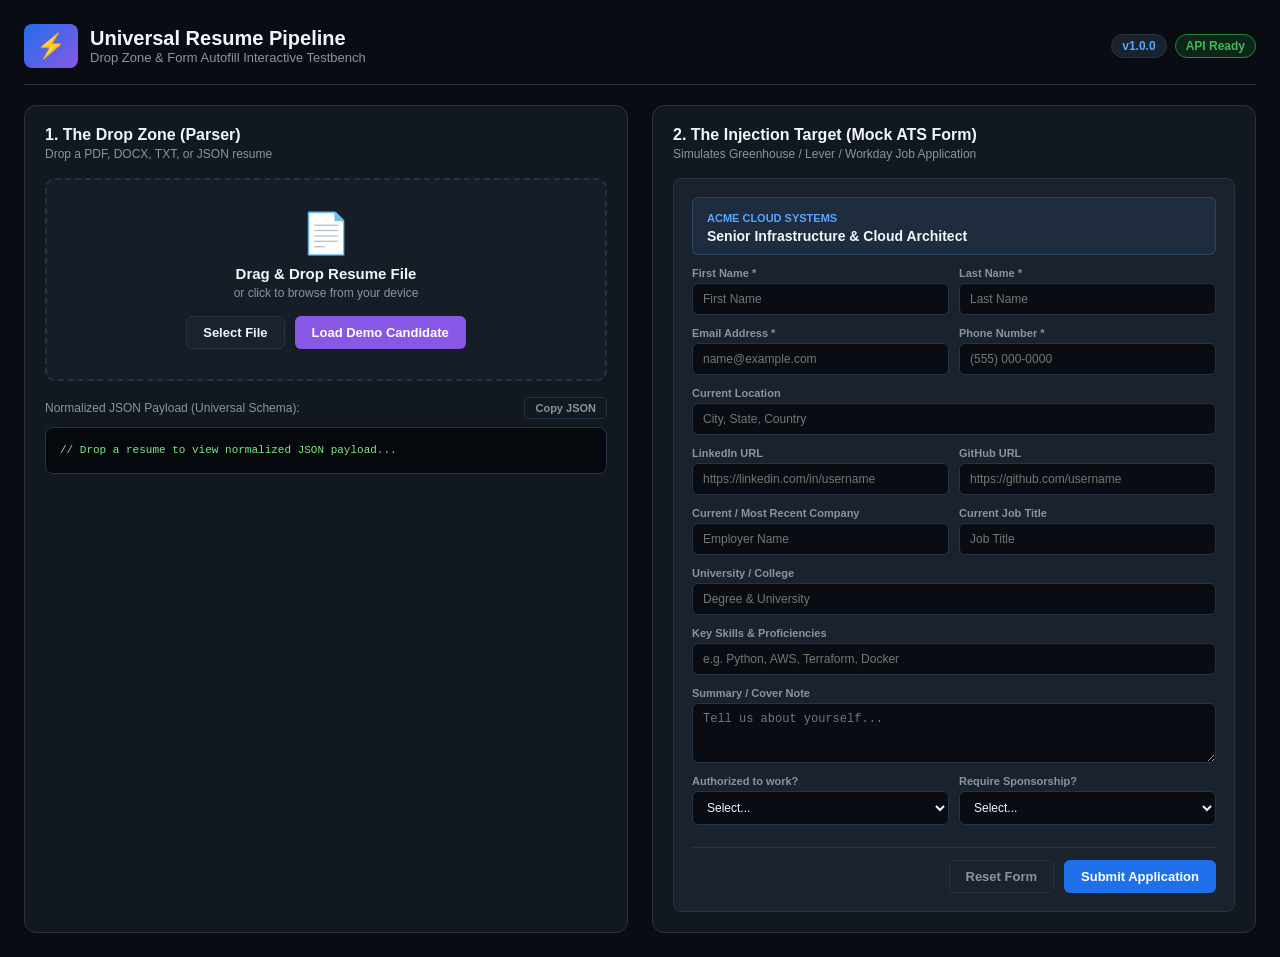
<file: web/index.html>
<!DOCTYPE html>
<html lang="en">
<head>
  <meta charset="UTF-8">
  <meta name="viewport" content="width=device-width, initial-scale=1.0">
  <title>Universal Resume Extraction & Injection Testbench</title>
  <link rel="stylesheet" href="style.css">
</head>
<body>
  <div class="testbench-container">
    <!-- Header -->
    <header class="testbench-header">
      <div class="brand">
        <div class="logo">⚡</div>
        <div>
          <h1>Universal Resume Pipeline</h1>
          <p>Drop Zone & Form Autofill Interactive Testbench</p>
        </div>
      </div>
      <div class="header-badges">
        <span class="badge badge-primary">v1.0.0</span>
        <span id="backend-indicator" class="badge badge-success">API Ready</span>
      </div>
    </header>

    <!-- 2-Column Split: Parser Drop Zone vs Mock ATS Job Application -->
    <div class="split-view">
      <!-- Left Column: The Drop Zone & Parser -->
      <section class="panel panel-left">
        <div class="panel-header">
          <h2>1. The Drop Zone (Parser)</h2>
          <span class="panel-subtitle">Drop a PDF, DOCX, TXT, or JSON resume</span>
        </div>

        <div id="drop-area" class="drop-area">
          <input type="file" id="file-selector" accept=".pdf,.docx,.txt,.json" style="display:none;">
          <div class="drop-icon">📄</div>
          <h3>Drag & Drop Resume File</h3>
          <p>or click to browse from your device</p>
          <div class="button-row">
            <button id="browse-file-btn" class="btn btn-secondary">Select File</button>
            <button id="demo-sample-btn" class="btn btn-accent">Load Demo Candidate</button>
          </div>
        </div>

        <div class="meta-card" id="parsed-summary" style="display:none;">
          <div class="candidate-header">
            <div>
              <h3 id="display-name">Candidate Name</h3>
              <span id="display-title" class="text-cyan">Headline</span>
            </div>
            <button id="inject-mock-btn" class="btn btn-success">⚡ Autofill Mock Form</button>
          </div>

          <div class="details-grid">
            <div><strong>Email:</strong> <span id="display-email"></span></div>
            <div><strong>Phone:</strong> <span id="display-phone"></span></div>
            <div><strong>Location:</strong> <span id="display-location"></span></div>
            <div><strong>LinkedIn:</strong> <span id="display-linkedin"></span></div>
          </div>
        </div>

        <div class="json-panel">
          <div class="json-header">
            <span>Normalized JSON Payload (Universal Schema):</span>
            <button id="copy-json" class="btn btn-sm btn-outline">Copy JSON</button>
          </div>
          <pre id="json-display" class="json-viewer">// Drop a resume to view normalized JSON payload...</pre>
        </div>
      </section>

      <!-- Right Column: Mock ATS Application Form -->
      <section class="panel panel-right">
        <div class="panel-header">
          <h2>2. The Injection Target (Mock ATS Form)</h2>
          <span class="panel-subtitle">Simulates Greenhouse / Lever / Workday Job Application</span>
        </div>

        <form id="mock-ats-form" class="ats-form">
          <div class="ats-banner">
            <span class="company-tag">Acme Cloud Systems</span>
            <h3>Senior Infrastructure & Cloud Architect</h3>
          </div>

          <div class="form-row">
            <div class="form-group">
              <label for="first_name">First Name *</label>
              <input type="text" id="first_name" name="first_name" placeholder="First Name" required>
            </div>
            <div class="form-group">
              <label for="last_name">Last Name *</label>
              <input type="text" id="last_name" name="last_name" placeholder="Last Name" required>
            </div>
          </div>

          <div class="form-row">
            <div class="form-group">
              <label for="email">Email Address *</label>
              <input type="email" id="email" name="email" placeholder="name@example.com" required>
            </div>
            <div class="form-group">
              <label for="phone">Phone Number *</label>
              <input type="tel" id="phone" name="phone" placeholder="(555) 000-0000" required>
            </div>
          </div>

          <div class="form-group">
            <label for="location">Current Location</label>
            <input type="text" id="location" name="location" placeholder="City, State, Country">
          </div>

          <div class="form-row">
            <div class="form-group">
              <label for="urls[LinkedIn]">LinkedIn URL</label>
              <input type="text" id="urls[LinkedIn]" name="urls[LinkedIn]" placeholder="https://linkedin.com/in/username">
            </div>
            <div class="form-group">
              <label for="urls[GitHub]">GitHub URL</label>
              <input type="text" id="urls[GitHub]" name="urls[GitHub]" placeholder="https://github.com/username">
            </div>
          </div>

          <div class="form-row">
            <div class="form-group">
              <label for="company">Current / Most Recent Company</label>
              <input type="text" id="company" name="org" placeholder="Employer Name">
            </div>
            <div class="form-group">
              <label for="title">Current Job Title</label>
              <input type="text" id="title" name="title" placeholder="Job Title">
            </div>
          </div>

          <div class="form-group">
            <label for="school">University / College</label>
            <input type="text" id="school" name="school" placeholder="Degree & University">
          </div>

          <div class="form-group">
            <label for="skills">Key Skills & Proficiencies</label>
            <input type="text" id="skills" name="skills" placeholder="e.g. Python, AWS, Terraform, Docker">
          </div>

          <div class="form-group">
            <label for="comments">Summary / Cover Note</label>
            <textarea id="comments" name="comments" rows="3" placeholder="Tell us about yourself..."></textarea>
          </div>

          <div class="form-row">
            <div class="form-group">
              <label for="work_auth">Authorized to work?</label>
              <select id="work_auth" name="work_auth">
                <option value="">Select...</option>
                <option value="Yes">Yes</option>
                <option value="No">No</option>
              </select>
            </div>
            <div class="form-group">
              <label for="sponsorship">Require Sponsorship?</label>
              <select id="sponsorship" name="sponsorship">
                <option value="">Select...</option>
                <option value="No">No</option>
                <option value="Yes">Yes</option>
              </select>
            </div>
          </div>

          <div class="form-footer">
            <button type="reset" class="btn btn-outline">Reset Form</button>
            <button type="submit" class="btn btn-primary" onclick="event.preventDefault(); alert('Application Submitted in Demo!');">Submit Application</button>
          </div>
        </form>
      </section>
    </div>
  </div>

  <script src="app.js"></script>
</body>
</html>
</file>
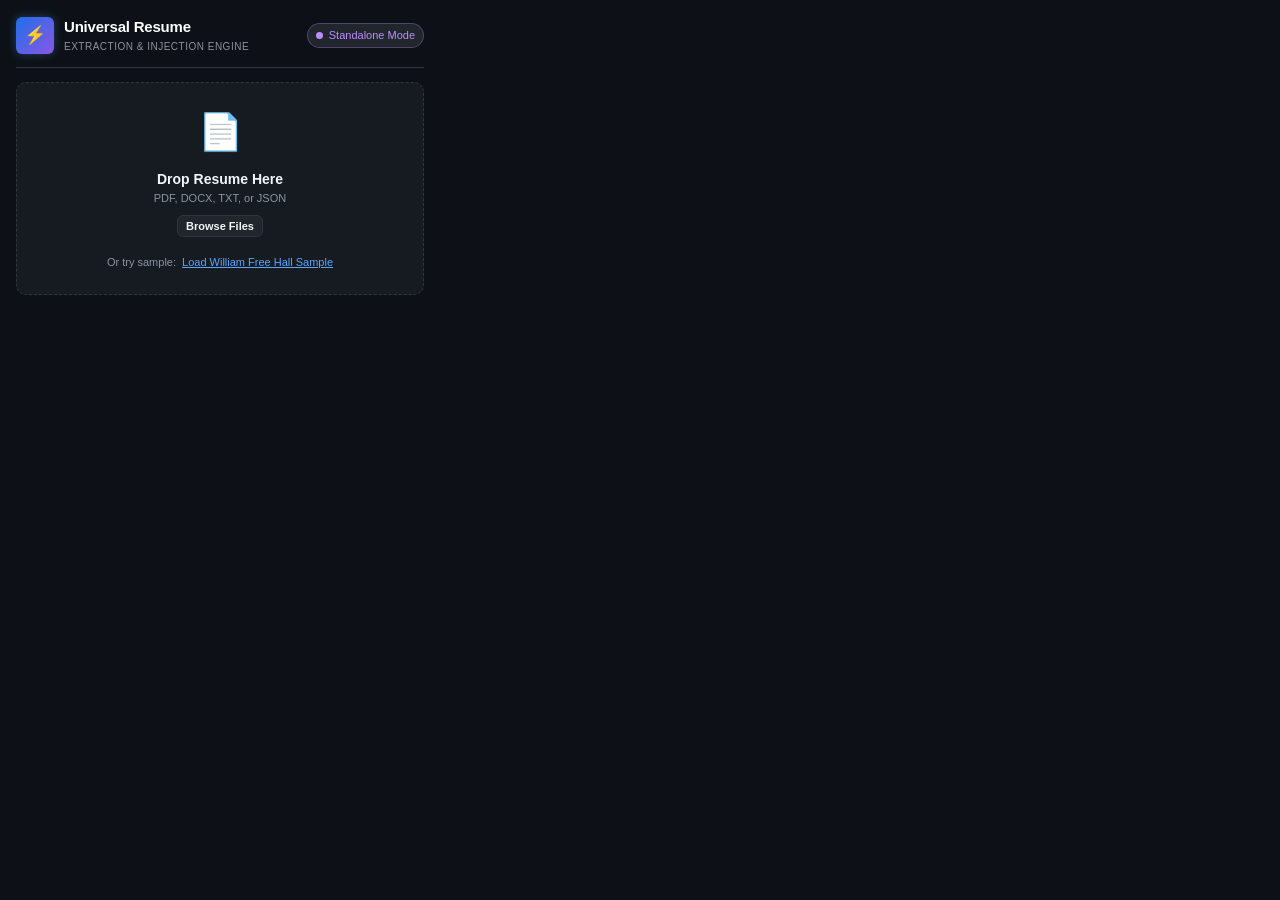
<file: extension/popup/popup.html>
<!DOCTYPE html>
<html lang="en">
<head>
  <meta charset="UTF-8">
  <meta name="viewport" content="width=device-width, initial-scale=1.0">
  <title>Universal Resume Injector</title>
  <link rel="stylesheet" href="popup.css">
</head>
<body>
  <div class="app-container">
    <!-- Header -->
    <header class="app-header">
      <div class="brand">
        <div class="logo-badge">⚡</div>
        <div class="brand-text">
          <h1>Universal Resume</h1>
          <span class="subtext">Extraction & Injection Engine</span>
        </div>
      </div>
      <div id="backend-status" class="status-badge checking" title="Checking local backend connection">
        <span class="status-dot"></span>
        <span class="status-label">Checking...</span>
      </div>
    </header>

    <!-- Main Content -->
    <main class="app-main">
      <!-- Drop Zone Area (Shown when no resume is loaded) -->
      <section id="drop-zone-section" class="drop-zone-card">
        <div id="drop-zone" class="drop-zone">
          <input type="file" id="file-input" accept=".pdf,.docx,.txt,.json" style="display: none;">
          <div class="drop-icon">📄</div>
          <div class="drop-prompt">
            <strong>Drop Resume Here</strong>
            <p>PDF, DOCX, TXT, or JSON</p>
          </div>
          <button id="browse-btn" class="btn btn-secondary btn-sm" type="button">Browse Files</button>
        </div>
        
        <div class="sample-actions">
          <span>Or try sample:</span>
          <button id="load-sample-btn" class="btn-link" type="button">Load William Free Hall Sample</button>
        </div>
      </section>

      <!-- Profile View Area (Shown when resume is loaded) -->
      <section id="profile-section" class="profile-card" style="display: none;">
        <div class="candidate-summary">
          <div class="avatar-circle" id="candidate-avatar">WH</div>
          <div class="candidate-meta">
            <h2 id="candidate-name">Candidate Name</h2>
            <p id="candidate-headline">Cloud Engineer / Tech Lead</p>
            <div class="contact-chips">
              <span id="candidate-email" class="chip">email@example.com</span>
              <span id="candidate-phone" class="chip">555-019-2834</span>
              <span id="candidate-location" class="chip">Niceville, FL</span>
            </div>
          </div>
        </div>

        <!-- Primary Action Trigger -->
        <div class="primary-action-wrap">
          <button id="autofill-btn" class="btn btn-primary btn-block" type="button">
            <span class="btn-icon">🚀</span>
            <strong>Autofill Current Application Tab</strong>
          </button>
        </div>

        <!-- Tab Navigation -->
        <div class="tab-nav">
          <button class="tab-btn active" data-tab="tab-personal" type="button">Personal</button>
          <button class="tab-btn" data-tab="tab-experience" type="button">Experience</button>
          <button class="tab-btn" data-tab="tab-education" type="button">Education</button>
          <button class="tab-btn" data-tab="tab-skills" type="button">Skills (<span id="skills-count">0</span>)</button>
          <button class="tab-btn" data-tab="tab-json" type="button">JSON</button>
        </div>

        <!-- Tab Contents -->
        <div class="tab-content-container">
          <!-- Personal Tab -->
          <div id="tab-personal" class="tab-pane active">
            <div class="form-grid">
              <div class="form-group">
                <label>First Name</label>
                <input type="text" id="edit-first-name" class="form-input">
              </div>
              <div class="form-group">
                <label>Last Name</label>
                <input type="text" id="edit-last-name" class="form-input">
              </div>
              <div class="form-group col-span-2">
                <label>Email</label>
                <input type="email" id="edit-email" class="form-input">
              </div>
              <div class="form-group col-span-2">
                <label>Phone</label>
                <input type="text" id="edit-phone" class="form-input">
              </div>
              <div class="form-group col-span-2">
                <label>Location</label>
                <input type="text" id="edit-location" class="form-input">
              </div>
              <div class="form-group col-span-2">
                <label>LinkedIn URL</label>
                <input type="text" id="edit-linkedin" class="form-input">
              </div>
              <div class="form-group col-span-2">
                <label>GitHub URL</label>
                <input type="text" id="edit-github" class="form-input">
              </div>
            </div>
          </div>

          <!-- Experience Tab -->
          <div id="tab-experience" class="tab-pane">
            <div id="experience-list" class="item-list"></div>
          </div>

          <!-- Education Tab -->
          <div id="tab-education" class="tab-pane">
            <div id="education-list" class="item-list"></div>
          </div>

          <!-- Skills Tab -->
          <div id="tab-skills" class="tab-pane">
            <div id="skills-tags" class="tag-cloud"></div>
          </div>

          <!-- JSON Tab -->
          <div id="tab-json" class="tab-pane">
            <div class="json-actions">
              <button id="copy-json-btn" class="btn btn-secondary btn-sm" type="button">📋 Copy JSON</button>
              <button id="save-json-btn" class="btn btn-secondary btn-sm" type="button">💾 Save Edits</button>
            </div>
            <textarea id="raw-json-editor" class="code-editor" spellcheck="false"></textarea>
          </div>
        </div>

        <!-- Footer Card Actions -->
        <div class="card-footer-actions">
          <button id="replace-resume-btn" class="btn btn-outline btn-sm" type="button">🔄 Replace Resume</button>
          <button id="clear-data-btn" class="btn btn-danger-outline btn-sm" type="button">🗑️ Clear Data</button>
        </div>
      </section>
    </main>

    <!-- Notification Toast -->
    <div id="toast" class="toast" style="display: none;">
      <span id="toast-message">Message</span>
    </div>
  </div>

  <script src="popup.js"></script>
</body>
</html>
</file>
<file: web/style.css>
:root {
  --bg-dark: #090d13;
  --panel-bg: #121820;
  --card-bg: #1a222d;
  --border: #273344;
  --text-primary: #f0f6fc;
  --text-secondary: #8b949e;
  --accent-cyan: #58a6ff;
  --accent-green: #238636;
  --accent-purple: #a371f7;
  --font-sans: -apple-system, BlinkMacSystemFont, "Segoe UI", Roboto, sans-serif;
  --font-mono: "Consolas", "Courier New", monospace;
}

* {
  box-sizing: border-box;
  margin: 0;
  padding: 0;
}

body {
  background-color: var(--bg-dark);
  color: var(--text-primary);
  font-family: var(--font-sans);
  min-height: 100vh;
  padding: 24px;
}

.testbench-container {
  max-width: 1280px;
  margin: 0 auto;
  display: flex;
  flex-direction: column;
  gap: 20px;
}

.testbench-header {
  display: flex;
  justify-content: space-between;
  align-items: center;
  padding-bottom: 16px;
  border-bottom: 1px solid var(--border);
}

.brand {
  display: flex;
  align-items: center;
  gap: 12px;
}

.logo {
  font-size: 24px;
  background: linear-gradient(135deg, #1f6feb, #8957e5);
  padding: 8px 12px;
  border-radius: 8px;
}

.testbench-header h1 {
  font-size: 20px;
  font-weight: 700;
}

.testbench-header p {
  font-size: 13px;
  color: var(--text-secondary);
}

.header-badges {
  display: flex;
  gap: 8px;
}

.badge {
  padding: 4px 10px;
  border-radius: 12px;
  font-size: 12px;
  font-weight: 600;
}

.badge-primary {
  background: var(--card-bg);
  border: 1px solid var(--border);
  color: var(--accent-cyan);
}

.badge-success {
  background: rgba(35, 134, 54, 0.2);
  border: 1px solid var(--accent-green);
  color: #3fb950;
}

/* Split View */
.split-view {
  display: grid;
  grid-template-columns: 1fr 1fr;
  gap: 24px;
}

@media (max-width: 900px) {
  .split-view {
    grid-template-columns: 1fr;
  }
}

.panel {
  background: var(--panel-bg);
  border: 1px solid var(--border);
  border-radius: 12px;
  padding: 20px;
  display: flex;
  flex-direction: column;
  gap: 16px;
}

.panel-header h2 {
  font-size: 16px;
  font-weight: 600;
}

.panel-subtitle {
  font-size: 12px;
  color: var(--text-secondary);
}

/* Drop Area */
.drop-area {
  border: 2px dashed var(--border);
  border-radius: 10px;
  padding: 30px 20px;
  text-align: center;
  background: rgba(26, 34, 45, 0.5);
  cursor: pointer;
  transition: all 0.2s ease;
}

.drop-area.drag-over {
  border-color: var(--accent-cyan);
  background: rgba(88, 166, 255, 0.08);
}

.drop-icon {
  font-size: 40px;
  margin-bottom: 8px;
}

.drop-area h3 {
  font-size: 15px;
  margin-bottom: 4px;
}

.drop-area p {
  font-size: 12px;
  color: var(--text-secondary);
  margin-bottom: 16px;
}

.button-row {
  display: flex;
  justify-content: center;
  gap: 10px;
}

/* Buttons */
.btn {
  padding: 8px 16px;
  border-radius: 6px;
  font-size: 13px;
  font-weight: 600;
  cursor: pointer;
  border: 1px solid transparent;
  transition: all 0.15s ease;
}

.btn-primary {
  background: #1f6feb;
  color: white;
}
.btn-primary:hover {
  background: #388bfd;
}

.btn-success {
  background: var(--accent-green);
  color: white;
}
.btn-success:hover {
  background: #2ea043;
}

.btn-secondary {
  background: var(--card-bg);
  border-color: var(--border);
  color: var(--text-primary);
}
.btn-secondary:hover {
  background: #273344;
}

.btn-accent {
  background: #8957e5;
  color: white;
}
.btn-accent:hover {
  background: #a371f7;
}

.btn-outline {
  background: transparent;
  border-color: var(--border);
  color: var(--text-secondary);
}
.btn-outline:hover {
  color: var(--text-primary);
  background: var(--card-bg);
}

.btn-sm {
  padding: 4px 10px;
  font-size: 11px;
}

/* Meta Card */
.meta-card {
  background: var(--card-bg);
  border: 1px solid var(--border);
  border-radius: 8px;
  padding: 16px;
}

.candidate-header {
  display: flex;
  justify-content: space-between;
  align-items: center;
  margin-bottom: 12px;
  padding-bottom: 8px;
  border-bottom: 1px solid var(--border);
}

.text-cyan {
  color: var(--accent-cyan);
  font-size: 12px;
}

.details-grid {
  display: grid;
  grid-template-columns: 1fr 1fr;
  gap: 8px;
  font-size: 12px;
}

.details-grid strong {
  color: var(--text-secondary);
}

/* JSON Viewer */
.json-panel {
  display: flex;
  flex-direction: column;
  gap: 8px;
}

.json-header {
  display: flex;
  justify-content: space-between;
  align-items: center;
  font-size: 12px;
  color: var(--text-secondary);
}

.json-viewer {
  background: #05080c;
  color: #7ee787;
  border: 1px solid var(--border);
  border-radius: 8px;
  padding: 14px;
  font-family: var(--font-mono);
  font-size: 11px;
  line-height: 1.5;
  max-height: 280px;
  overflow-y: auto;
}

/* ATS Form */
.ats-form {
  display: flex;
  flex-direction: column;
  gap: 12px;
  background: var(--card-bg);
  border: 1px solid var(--border);
  border-radius: 8px;
  padding: 18px;
}

.ats-banner {
  background: rgba(88, 166, 255, 0.08);
  border: 1px solid rgba(88, 166, 255, 0.2);
  border-radius: 6px;
  padding: 10px 14px;
}

.company-tag {
  font-size: 11px;
  color: var(--accent-cyan);
  text-transform: uppercase;
  font-weight: 700;
}

.ats-banner h3 {
  font-size: 14px;
  margin-top: 2px;
}

.form-row {
  display: grid;
  grid-template-columns: 1fr 1fr;
  gap: 10px;
}

.form-group {
  display: flex;
  flex-direction: column;
  gap: 4px;
}

.form-group label {
  font-size: 11px;
  color: var(--text-secondary);
  font-weight: 600;
}

.form-group input,
.form-group textarea,
.form-group select {
  background: var(--bg-dark);
  border: 1px solid var(--border);
  border-radius: 6px;
  padding: 8px 10px;
  color: var(--text-primary);
  font-size: 12px;
  outline: none;
  transition: all 0.2s ease;
}

.form-group input:focus,
.form-group textarea:focus,
.form-group select:focus {
  border-color: var(--accent-cyan);
}

.form-group input.autofilled,
.form-group textarea.autofilled,
.form-group select.autofilled {
  border-color: #2ea043 !important;
  background-color: rgba(46, 160, 67, 0.08) !important;
  box-shadow: 0 0 0 2px rgba(46, 160, 67, 0.2) !important;
}

.form-footer {
  display: flex;
  justify-content: flex-end;
  gap: 10px;
  margin-top: 10px;
  padding-top: 12px;
  border-top: 1px solid var(--border);
}
</file>
<file: extension/popup/popup.css>
/* Universal Resume Extension Popup Styles */

:root {
  --bg-primary: #0d1117;
  --bg-secondary: #161b22;
  --bg-tertiary: #21262d;
  --border-color: #30363d;
  --text-main: #f0f6fc;
  --text-muted: #8b949e;
  --accent-cyan: #58a6ff;
  --accent-green: #2ea043;
  --accent-green-glow: rgba(46, 160, 67, 0.35);
  --accent-purple: #bc8cff;
  --danger-red: #f85149;
  --font-family: -apple-system, BlinkMacSystemFont, "Segoe UI", Roboto, Helvetica, Arial, sans-serif;
  --radius-sm: 6px;
  --radius-md: 10px;
  --radius-lg: 14px;
}

* {
  box-sizing: border-box;
  margin: 0;
  padding: 0;
}

body {
  width: 440px;
  min-height: 560px;
  background-color: var(--bg-primary);
  color: var(--text-main);
  font-family: var(--font-family);
  font-size: 13px;
  line-height: 1.4;
  overflow-x: hidden;
}

.app-container {
  display: flex;
  flex-direction: column;
  min-height: 560px;
  padding: 16px;
  gap: 14px;
}

/* Header */
.app-header {
  display: flex;
  align-items: center;
  justify-content: space-between;
  padding-bottom: 12px;
  border-bottom: 1px solid var(--border-color);
}

.brand {
  display: flex;
  align-items: center;
  gap: 10px;
}

.logo-badge {
  font-size: 18px;
  background: linear-gradient(135deg, #1f6feb, #8957e5);
  padding: 6px 8px;
  border-radius: var(--radius-sm);
  display: flex;
  align-items: center;
  justify-content: center;
  box-shadow: 0 0 10px rgba(88, 166, 255, 0.3);
}

.brand-text h1 {
  font-size: 15px;
  font-weight: 700;
  letter-spacing: -0.2px;
  color: #ffffff;
}

.brand-text .subtext {
  font-size: 10px;
  color: var(--text-muted);
  text-transform: uppercase;
  letter-spacing: 0.5px;
}

/* Status Badge */
.status-badge {
  display: flex;
  align-items: center;
  gap: 6px;
  padding: 4px 8px;
  border-radius: 20px;
  font-size: 11px;
  font-weight: 500;
  background: var(--bg-tertiary);
  border: 1px solid var(--border-color);
}

.status-dot {
  width: 7px;
  height: 7px;
  border-radius: 50%;
  background: #d29922;
}

.status-badge.online .status-dot {
  background: #3fb950;
  box-shadow: 0 0 6px #3fb950;
}
.status-badge.online {
  color: #3fb950;
  border-color: rgba(63, 185, 80, 0.3);
}

.status-badge.standalone .status-dot {
  background: var(--accent-purple);
}
.status-badge.standalone {
  color: var(--accent-purple);
  border-color: rgba(188, 140, 255, 0.3);
}

/* Drop Zone Card */
.drop-zone-card {
  display: flex;
  flex-direction: column;
  gap: 12px;
  background: var(--bg-secondary);
  border: 1px dashed var(--border-color);
  border-radius: var(--radius-md);
  padding: 24px 16px;
  text-align: center;
  transition: all 0.2s ease;
}

.drop-zone-card.drag-over {
  border-color: var(--accent-cyan);
  background: rgba(88, 166, 255, 0.08);
}

.drop-zone {
  display: flex;
  flex-direction: column;
  align-items: center;
  gap: 8px;
  cursor: pointer;
}

.drop-icon {
  font-size: 36px;
  margin-bottom: 4px;
}

.drop-prompt strong {
  font-size: 14px;
  color: var(--text-main);
}

.drop-prompt p {
  font-size: 11px;
  color: var(--text-muted);
  margin-top: 2px;
}

.sample-actions {
  display: flex;
  align-items: center;
  justify-content: center;
  gap: 6px;
  font-size: 11px;
  color: var(--text-muted);
  margin-top: 6px;
}

.btn-link {
  background: none;
  border: none;
  color: var(--accent-cyan);
  cursor: pointer;
  text-decoration: underline;
  font-size: 11px;
}

.btn-link:hover {
  color: #79b8ff;
}

/* Profile Card */
.profile-card {
  display: flex;
  flex-direction: column;
  gap: 14px;
}

.candidate-summary {
  display: flex;
  gap: 12px;
  background: var(--bg-secondary);
  border: 1px solid var(--border-color);
  border-radius: var(--radius-md);
  padding: 12px;
  align-items: center;
}

.avatar-circle {
  width: 44px;
  height: 44px;
  border-radius: 50%;
  background: linear-gradient(135deg, #238636, #1f6feb);
  color: white;
  font-weight: 700;
  display: flex;
  align-items: center;
  justify-content: center;
  font-size: 16px;
  flex-shrink: 0;
}

.candidate-meta {
  flex-grow: 1;
  min-width: 0;
}

.candidate-meta h2 {
  font-size: 14px;
  font-weight: 700;
  white-space: nowrap;
  overflow: hidden;
  text-overflow: ellipsis;
}

.candidate-meta p {
  font-size: 11px;
  color: var(--text-muted);
  white-space: nowrap;
  overflow: hidden;
  text-overflow: ellipsis;
}

.contact-chips {
  display: flex;
  flex-wrap: wrap;
  gap: 4px;
  margin-top: 6px;
}

.chip {
  background: var(--bg-tertiary);
  padding: 2px 6px;
  border-radius: 4px;
  font-size: 10px;
  color: var(--text-muted);
  border: 1px solid var(--border-color);
}

/* Buttons */
.btn {
  display: inline-flex;
  align-items: center;
  justify-content: center;
  gap: 6px;
  padding: 8px 14px;
  border-radius: var(--radius-sm);
  font-size: 12px;
  font-weight: 600;
  cursor: pointer;
  border: 1px solid transparent;
  transition: all 0.15s ease;
}

.btn-primary {
  background-color: var(--accent-green);
  color: #ffffff;
  border-color: rgba(240, 246, 252, 0.1);
  box-shadow: 0 0 12px var(--accent-green-glow);
}

.btn-primary:hover {
  background-color: #2c974b;
  transform: translateY(-1px);
}

.btn-secondary {
  background-color: var(--bg-tertiary);
  color: var(--text-main);
  border-color: var(--border-color);
}

.btn-secondary:hover {
  background-color: #30363d;
}

.btn-outline {
  background: transparent;
  color: var(--text-muted);
  border-color: var(--border-color);
}

.btn-outline:hover {
  color: var(--text-main);
  background: var(--bg-tertiary);
}

.btn-danger-outline {
  background: transparent;
  color: var(--danger-red);
  border-color: rgba(248, 81, 73, 0.3);
}

.btn-danger-outline:hover {
  background: rgba(248, 81, 73, 0.1);
}

.btn-block {
  width: 100%;
  padding: 10px 16px;
  font-size: 13px;
}

.btn-sm {
  padding: 4px 8px;
  font-size: 11px;
}

/* Tabs */
.tab-nav {
  display: flex;
  gap: 4px;
  border-bottom: 1px solid var(--border-color);
  padding-bottom: 4px;
}

.tab-btn {
  background: transparent;
  border: none;
  color: var(--text-muted);
  padding: 6px 10px;
  font-size: 11px;
  font-weight: 600;
  cursor: pointer;
  border-radius: var(--radius-sm);
  transition: all 0.15s ease;
}

.tab-btn:hover {
  color: var(--text-main);
  background: var(--bg-secondary);
}

.tab-btn.active {
  color: var(--accent-cyan);
  background: var(--bg-secondary);
  border: 1px solid var(--border-color);
}

.tab-pane {
  display: none;
  animation: fadeIn 0.15s ease;
}

.tab-pane.active {
  display: block;
}

@keyframes fadeIn {
  from { opacity: 0; transform: translateY(2px); }
  to { opacity: 1; transform: translateY(0); }
}

/* Forms */
.form-grid {
  display: grid;
  grid-template-columns: 1fr 1fr;
  gap: 8px;
  background: var(--bg-secondary);
  border: 1px solid var(--border-color);
  border-radius: var(--radius-md);
  padding: 10px;
}

.form-group {
  display: flex;
  flex-direction: column;
  gap: 3px;
}

.col-span-2 {
  grid-column: span 2;
}

.form-group label {
  font-size: 10px;
  color: var(--text-muted);
  text-transform: uppercase;
  font-weight: 600;
}

.form-input {
  background: var(--bg-primary);
  border: 1px solid var(--border-color);
  border-radius: var(--radius-sm);
  color: var(--text-main);
  padding: 5px 8px;
  font-size: 11px;
  outline: none;
  transition: border-color 0.15s ease;
}

.form-input:focus {
  border-color: var(--accent-cyan);
}

/* Item List for Experience and Education */
.item-list {
  display: flex;
  flex-direction: column;
  gap: 8px;
  max-height: 200px;
  overflow-y: auto;
}

.list-item {
  background: var(--bg-secondary);
  border: 1px solid var(--border-color);
  border-radius: var(--radius-sm);
  padding: 8px 10px;
}

.list-item-title {
  font-weight: 600;
  color: var(--text-main);
  font-size: 12px;
}

.list-item-sub {
  font-size: 11px;
  color: var(--accent-cyan);
}

.list-item-date {
  font-size: 10px;
  color: var(--text-muted);
  margin-top: 2px;
}

/* Tag Cloud for Skills */
.tag-cloud {
  display: flex;
  flex-wrap: wrap;
  gap: 6px;
  background: var(--bg-secondary);
  border: 1px solid var(--border-color);
  border-radius: var(--radius-md);
  padding: 10px;
  max-height: 200px;
  overflow-y: auto;
}

.skill-tag {
  background: var(--bg-tertiary);
  color: var(--text-main);
  border: 1px solid var(--border-color);
  padding: 3px 8px;
  border-radius: 12px;
  font-size: 11px;
}

/* Code Editor */
.code-editor {
  width: 100%;
  height: 180px;
  background: var(--bg-secondary);
  color: #7ee787;
  font-family: "Consolas", "Courier New", monospace;
  font-size: 11px;
  border: 1px solid var(--border-color);
  border-radius: var(--radius-sm);
  padding: 8px;
  resize: vertical;
  outline: none;
}

.code-editor:focus {
  border-color: var(--accent-cyan);
}

.json-actions {
  display: flex;
  justify-content: flex-end;
  gap: 6px;
  margin-bottom: 6px;
}

/* Footer Card Actions */
.card-footer-actions {
  display: flex;
  justify-content: space-between;
  padding-top: 8px;
  border-top: 1px solid var(--border-color);
}

/* Toast */
.toast {
  position: fixed;
  bottom: 16px;
  left: 50%;
  transform: translateX(-50%);
  background: #1f6feb;
  color: white;
  padding: 8px 14px;
  border-radius: 20px;
  font-size: 12px;
  font-weight: 500;
  box-shadow: 0 4px 12px rgba(0,0,0,0.5);
  animation: slideUp 0.2s ease;
  z-index: 9999;
}

@keyframes slideUp {
  from { opacity: 0; transform: translate(-50%, 10px); }
  to { opacity: 1; transform: translate(-50%, 0); }
}
</file>
